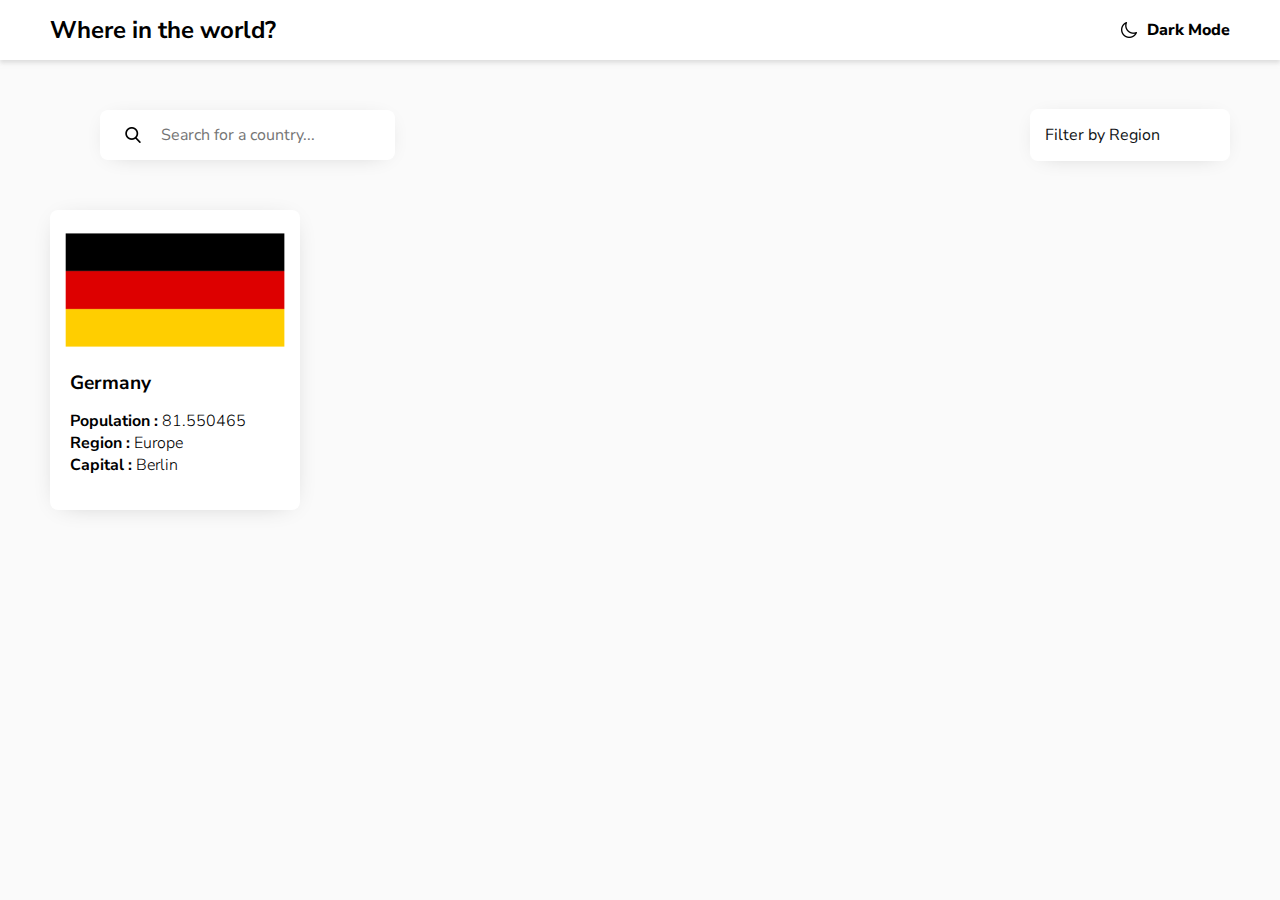
<file: index.html>
<!DOCTYPE html>
<html lang="en">
<head>
    <meta charset="UTF-8">
    <title>REST Countries API</title>
    <link rel="stylesheet" href="style.css">
    <link rel="preconnect" href="https://fonts.googleapis.com">
<link rel="preconnect" href="https://fonts.gstatic.com" crossorigin>
<link href="https://fonts.googleapis.com/css2?family=Nunito+Sans:wght@300;600;800&display=swap" rel="stylesheet">
</head>
<body>
    <div class="head">
       <h1> Where in the world?</h1>
        <button class="mode"> <img class="icon" src="/icons/outline moon.png"> <p>Dark Mode</p></button>
    </div>

    <div class="flex">

        <div class="search">
            <img class="icon" src="/icons/search.png">
            <input placeholder="Search for a country..."> </div> 

        <div class="sorting">
            <label>Filter by Region</label>
            <!-- styling : https://www.youtube.com/watch?v=HWHbdAXJZG0&ab_channel=LaurenZou -->
            <ul>
            <li>Africa</li>
            <li>America</li>
            <li>Asia</li>
            <li>Europe</li>
            <li>Oceania</li>
            </ul>
        </div>
    </div>

    <a href="/Details Page.html">
    <button class="card">
        <img class="flag" alt="flag here" src="/germany.png">
            <p class="name"> Germany</p>

            <div class="data">
            <div class="population"> <h6>Population :&nbsp;</h6> <p class="num"> 81.550465</p></div>
            <div class="region"> <h6> Region :&nbsp;</h6> <p class="lacation"> Europe</p></div>
            <div class="capital"> <h6>Capital :&nbsp;</h6> <p class="capName">Berlin</p></div>
        </div>
    </button></a>


</body>
</html>
</file>
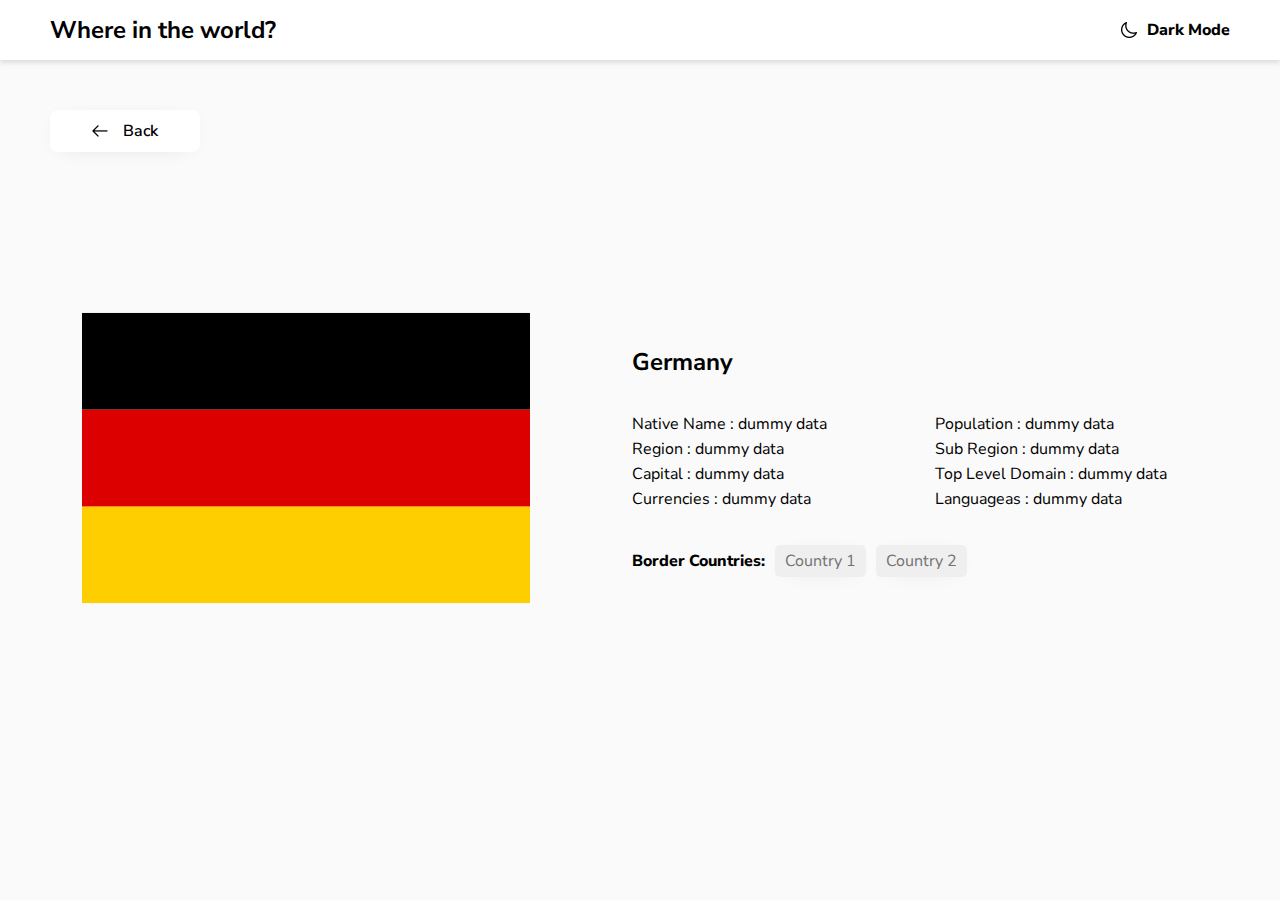
<file: Details Page.html>
<!DOCTYPE html>
<html lang="en">
<head>
    <meta charset="UTF-8">
    <title> More Details</title>
    <link rel="stylesheet" href="Details Page style.css">
    <link rel="preconnect" href="https://fonts.gstatic.com" crossorigin>
<link href="https://fonts.googleapis.com/css2?family=Nunito+Sans:wght@300;600;800&display=swap" rel="stylesheet">
</head>
<body>
    <div class="head">
        <h1> Where in the world?</h1>
         <button class="mode"> <img class="icon" src="/icons/outline moon.png"> <p>Dark Mode</p></button>
     </div>

     <a href="/index.html">
     <button class="back"> <img class="icon" src="/icons/arrow-left.png"> Back </button></a>

     <div class="box1"> <!-- main -->
        <div class="img"><img class="flag" src="/germany.png"></div>
        <div class="box2"> <!-- All data -->
            <h3> Germany </h3>
    
             <div class="box3"> <!-- details -->
                <section class="title"> <div class="native">Native Name :&nbsp;</div> <p class="data">dummy data</p> </section> 
                <section class="title"> <div class="population">Population :&nbsp; </div> <p class="data">dummy data</p> </section> 
                <section class="title"> <div class="region">Region :&nbsp; </div> <p class="data">dummy data</p> </section> 
                <section class="title"> <div class="sub">Sub Region :&nbsp; </div> <p class="data">dummy data</p> </section> 
                <section class="title"> <div class="capital">Capital :&nbsp; </div> <p class="data">dummy data</p> </section> 
                <section class="title"> <div class="domain">Top Level Domain :&nbsp; </div> <p class="data">dummy data</p> </section> 
                <section class="title"> <div class="cur">Currencies :&nbsp; </div> <p class="data">dummy data</p> </section> 
                <section class="title"> <div class="lang">Languageas :&nbsp; </div> <p class="data">dummy data</p> </section>  
            </div>
    
            <div class="box4"> <!-- border countries -->
                <p class="borderco">Border Countries:</p> <button class="buttons"> Country 1</button> <button class="buttons"> Country 2</button> </div>
        </div>
    </div>
</body>
</html>
</file>
<file: style.css>
*{
    padding: 0;
    margin: 0;
    box-sizing: border-box;
    font-family: 'Nunito Sans', sans-serif;
    font-size: 1rem;
}

:root{

    /* light mode */
--Veery-Dark-Blue : hsl(200, 15%, 8%);      /* Text */
--dark-Gray : hsl(0, 0%, 52%);              /* Input */
--Very-Light-Gray : hsl(0, 0%, 98%);        /* Background */
--White: hsl(0, 0%, 100%);                  /* Elements */


    /* dark mode */
--Dark-Blue: hsl(209, 23%, 22%);           /* Elements */
--Very-Dark-Blue : hsl(207, 26%, 17%);    /* Background */
--White: hsl(0, 0%, 100%);                /* Text */
}
body{
    background-color: var(--Very-Light-Gray);
}
.icon{
    width: 1rem;
}

.head{
    background-color: var(--White);
    box-shadow: 0px 3px 4px 0px rgba(196, 196, 196, 0.5);
    width: 100%;
    height: 60px;
    display: flex;
    justify-content: space-between;
    align-items: center;
    padding-left: 50px;
    padding-right: 50px;
}
h1{
    font-size: 1.5rem;
}
.mode {
    border: 0;
    background-color: var(--White);
    cursor: pointer;
    display: flex;
    gap: 10px;
    align-items: center;
    font-weight: 800;
}

.search{
    width: 25%;
    height: 50px;
    background-color: var(--White);
    box-shadow: 0px 3px 25px -13px rgba(0,0,0,0.3);
    -webkit-box-shadow: 0px 3px 25px -13px rgba(0,0,0,0.3);
    -moz-box-shadow: 0px 3px 25px -13px rgba(0,0,0,0.3);
    display: flex;
    align-items: center;
    gap: 20px;
    margin: 50px;
    padding: 10px;
    border-radius: 8px;
}

input{
    border: 0; 
}

.search .icon{
    margin-left: 15px;
    color: var(--Very-Light-Gray);
}

.flex{
    display: flex;
    justify-content: space-between;
    align-items: center;
    margin-left: 50px;
    margin-right: 50px;
    
}
.sorting{
    width: 200px;
    background-color: var(--White);
    color: var(--Veery-Dark-Blue);
    box-shadow: 0px 3px 25px -13px rgba(0,0,0,0.3);
    -webkit-box-shadow: 0px 3px 25px -13px rgba(0,0,0,0.3);
    -moz-box-shadow: 0px 3px 25px -13px rgba(0,0,0,0.3);
    padding: 15px;
    border-radius: 8px;
    position: relative;
}

ul{
    position: absolute;
    width: 185px;
    margin-top: 20px;
    box-shadow: 0px 3px 25px -13px rgba(0,0,0,0.3);
    -webkit-box-shadow: 0px 3px 25px -13px rgba(0,0,0,0.3);
    -moz-box-shadow: 0px 3px 25px -13px rgba(0,0,0,0.3);
    
}
.sorting:hover ul li{
    
    padding:20px ;
    height: 35px;
    display: flex;
    align-items: center;
    border-radius: 8px;
    
    }
    
li {
    
    list-style: none;
    height: 0;
    margin-left: -15px;
    overflow: hidden;
    background-color: var(--White);
    color: var(--Veery-Dark-Blue);
    
}

li:hover{
    background-color: var(--dark-Gray);
    color: var(--White);
    cursor: pointer;
   
}

.card{
    width: 250px;
    height: 300px;
    background-color: var(--White);
    display: flex;
    justify-content: space-between;
    gap:10px;
    margin-left: 50px;
    border: 0;
    border-radius: 8px;
    box-shadow: 0px 3px 25px -13px rgba(0,0,0,0.3);
    -webkit-box-shadow: 0px 3px 25px -13px rgba(0,0,0,0.3);
    -moz-box-shadow: 0px 3px 25px -13px rgba(0,0,0,0.3);
}

.card:hover{
    background-color: var(--Very-Light-Gray);
    cursor: pointer;
}

.flag {
    position: absolute;
    margin-top: -20px;
    padding: 0;
    width: 250px;
    height: 200px;
    border: 1px;
    border-radius: 8px;
}

.name{
    font: 800;
    font-weight: bold;
    font-size: larger;
    padding-top: 160px;
    padding-left: 20px;
}


.data{
    position: absolute;
    width: 200px;
    height: 100px;
    padding-top: 200px;
    padding-left: 20px;
    font-weight: 600;
}

.population,.region,.capital{
    display: flex;
    width: 200px;
    font-weight: 300;

}

a{
font-style: normal;
text-decoration: none;
}
</file>
<file: Details Page style.css>
*{
    padding: 0;
    margin: 0;
    box-sizing: border-box;
    font-family: 'Nunito Sans', sans-serif;
    font-size: 1rem;
}

:root{

    /* light mode */
--Veery-Dark-Blue : hsl(200, 15%, 8%);      /* Text */
--dark-Gray : hsl(0, 0%, 52%);              /* Input */
--Very-Light-Gray : hsl(0, 0%, 98%);        /* Background */
--White: hsl(0, 0%, 100%);                  /* Elements */


    /* dark mode */
--Dark-Blue: hsl(209, 23%, 22%);           /* Elements */
--Very-Dark-Blue : hsl(207, 26%, 17%);    /* Background */
--White: hsl(0, 0%, 100%);                /* Text */
}

body{
    background-color: var(--Very-Light-Gray);
    
}
.icon{
    width: 1rem;
}

.head{
    background-color: var(--White);
    box-shadow: 0px 3px 4px 0px rgba(196, 196, 196, 0.5);
    width: 100%;
    height: 60px;
    display: flex;
    justify-content: space-between;
    align-items: center;
    padding-left: 50px;
    padding-right: 50px;
}
h1{
    font-size: 1.5rem;
}
.mode {
    border: 0;
    background-color: var(--White);
    cursor: pointer;
    display: flex;
    gap: 10px;
    align-items: center;
    font-weight: 800;
}

.back{
    border: 0;
    background-color: var(--White);
    color: black;
    cursor: pointer;
    display: flex;
    gap: 15px;
    align-items: center;
    justify-content: center;
    font-weight: 600;
    margin: 50px;
    padding: 10px;
    width: 150px;
    border-radius: 8px;
    box-shadow: 0px 3px 25px -13px rgba(0,0,0,0.2);
    -webkit-box-shadow: 0px 3px 25px -13px rgba(0,0,0,0.2);
    -moz-box-shadow: 0px 3px 25px -13px rgba(0,0,0,0.2);
}

a{
    text-decoration: none;
}

.back:hover{
    background-color: var(--Very-Light-Gray);
}

.box1{
    display: flex;
    align-items: center;
    gap: 50px;
    width: 100vw;
    padding-left: 50px;
}
.box2{
    width: 30vw;
    display: flex;
    flex-direction: column;
    padding-left: 20px;
    gap: 35px;
}


.box3{
    display: grid;
    grid-template-columns: repeat(2,300px);
    gap: 3px;
}

h3{
    font-size: 1.5rem;
}
/* .native,.population,.region,.sub,.capital,.domain,.currency,.lang{ */
section {
    display: flex;

}

.box4{
    display: flex;
    align-items: center;
    gap: 10px;
}

.borderco{
    font-weight: 800;
}

.buttons{
    border: 0;
    padding: 5px 10px;
    color: rgb(114, 114, 114);
    border-radius: 5px;
box-shadow: 0px 3px 25px -13px rgba(0,0,0,0.2);
-webkit-box-shadow: 0px 3px 25px -13px rgba(0,0,0,0.2);
-moz-box-shadow: 0px 3px 25px -13px rgba(0,0,0,0.2);
}
.buttons:hover{
    background-color:var(--dark-Gray);
    color: var(--White);
    cursor: pointer;
}
</file>
